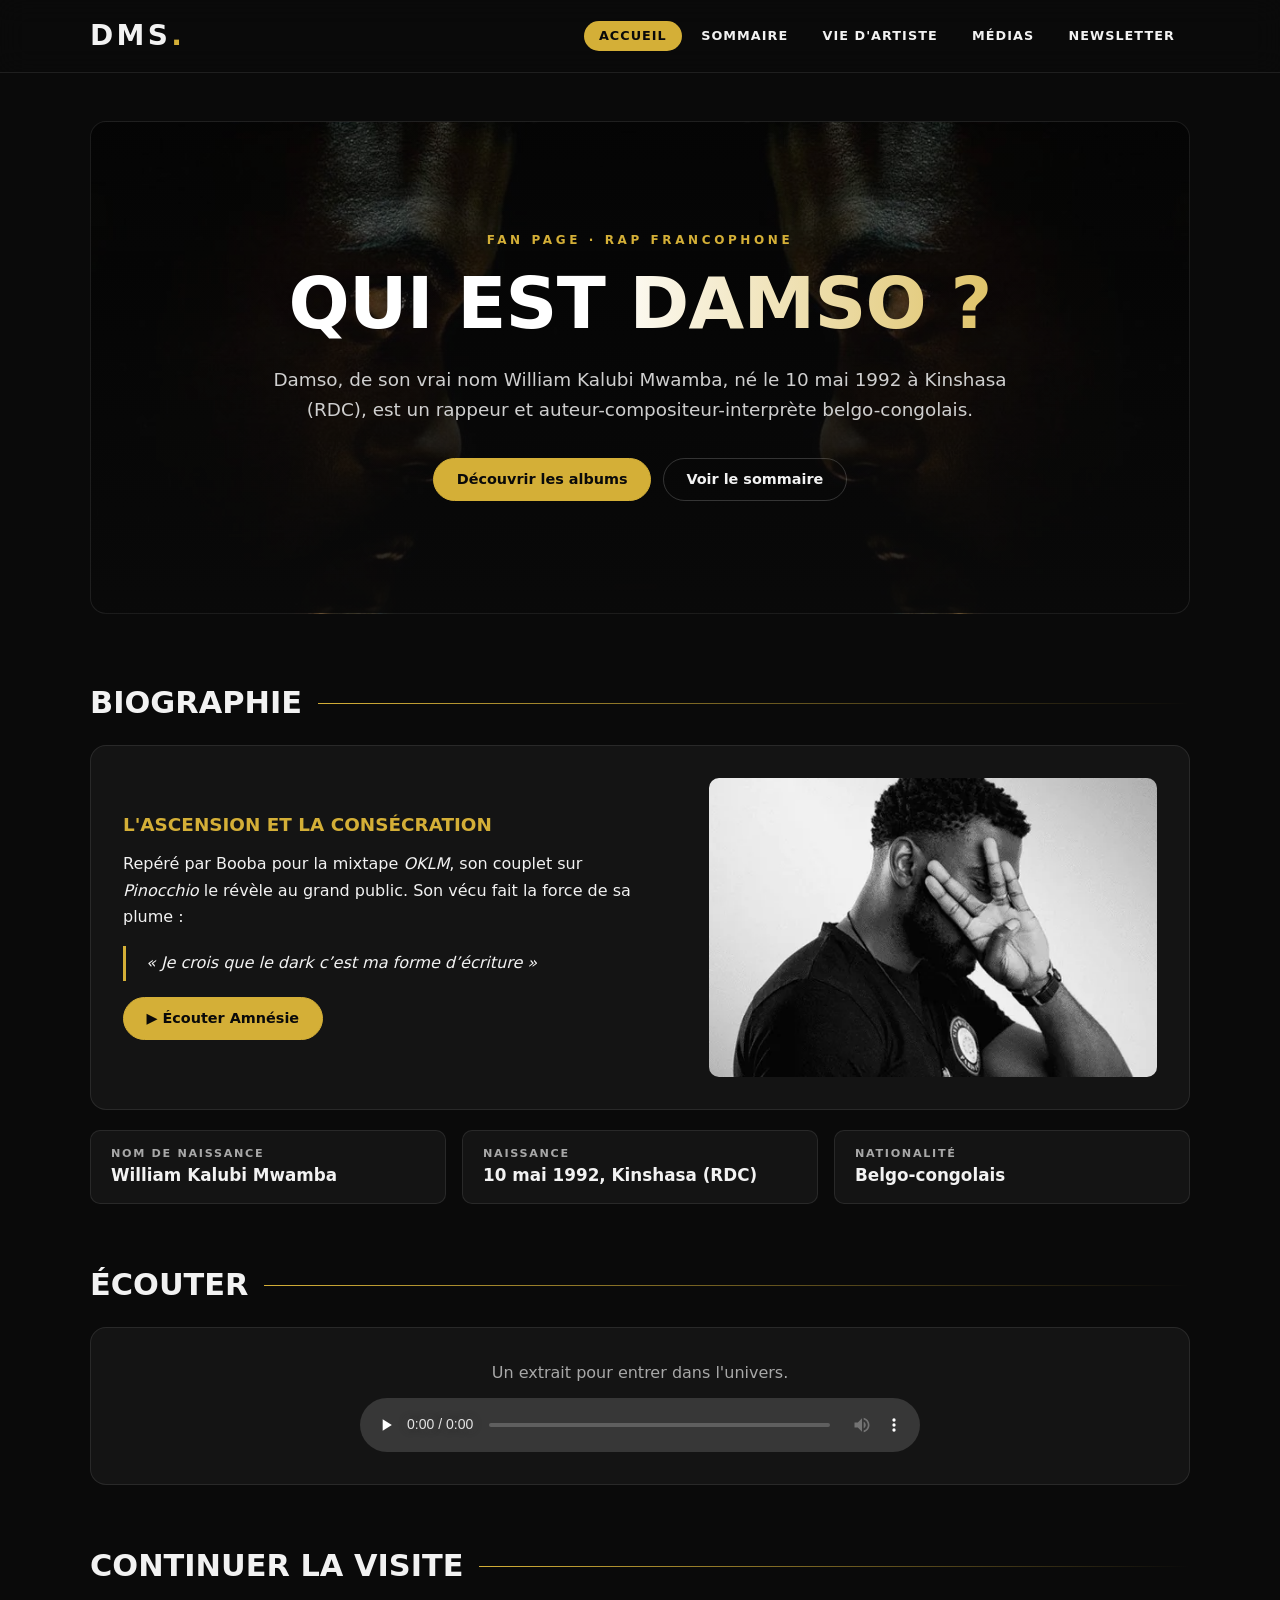
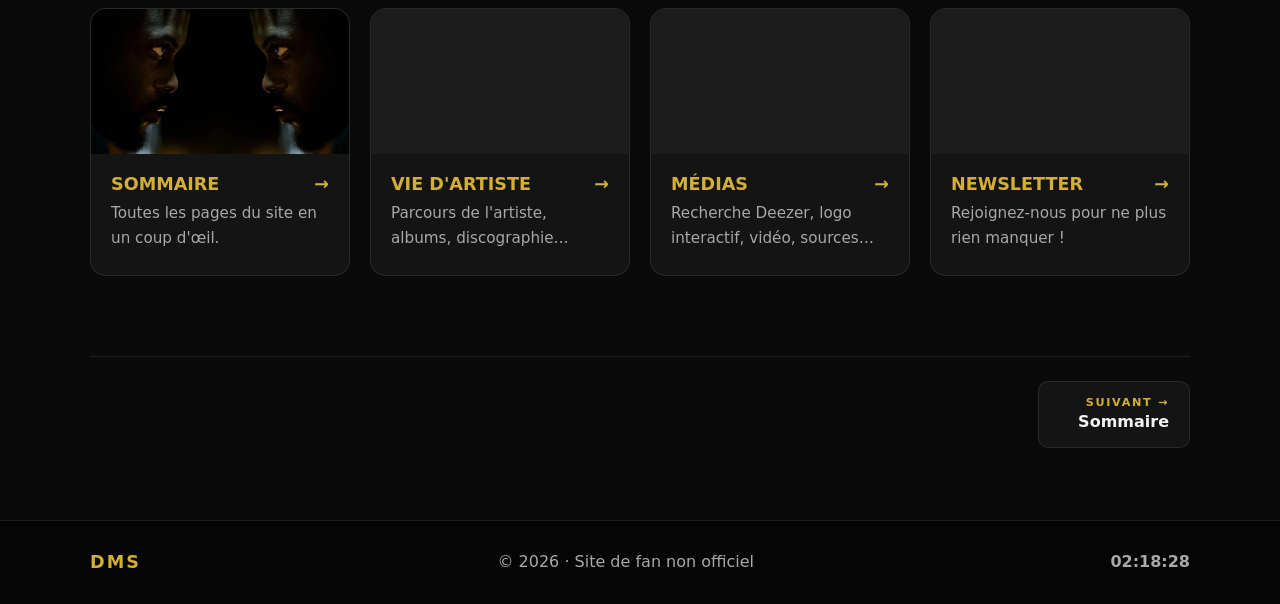
<file: index.html>
<!DOCTYPE html>
<html lang="fr">
<head>
  <meta charset="UTF-8">
  <meta http-equiv="refresh" content="0; url=html/index.html">
  <title>Damso</title>
</head>
<body>
  <a href="html/index.html">Accéder au site</a>
</body>
</html>
</file>
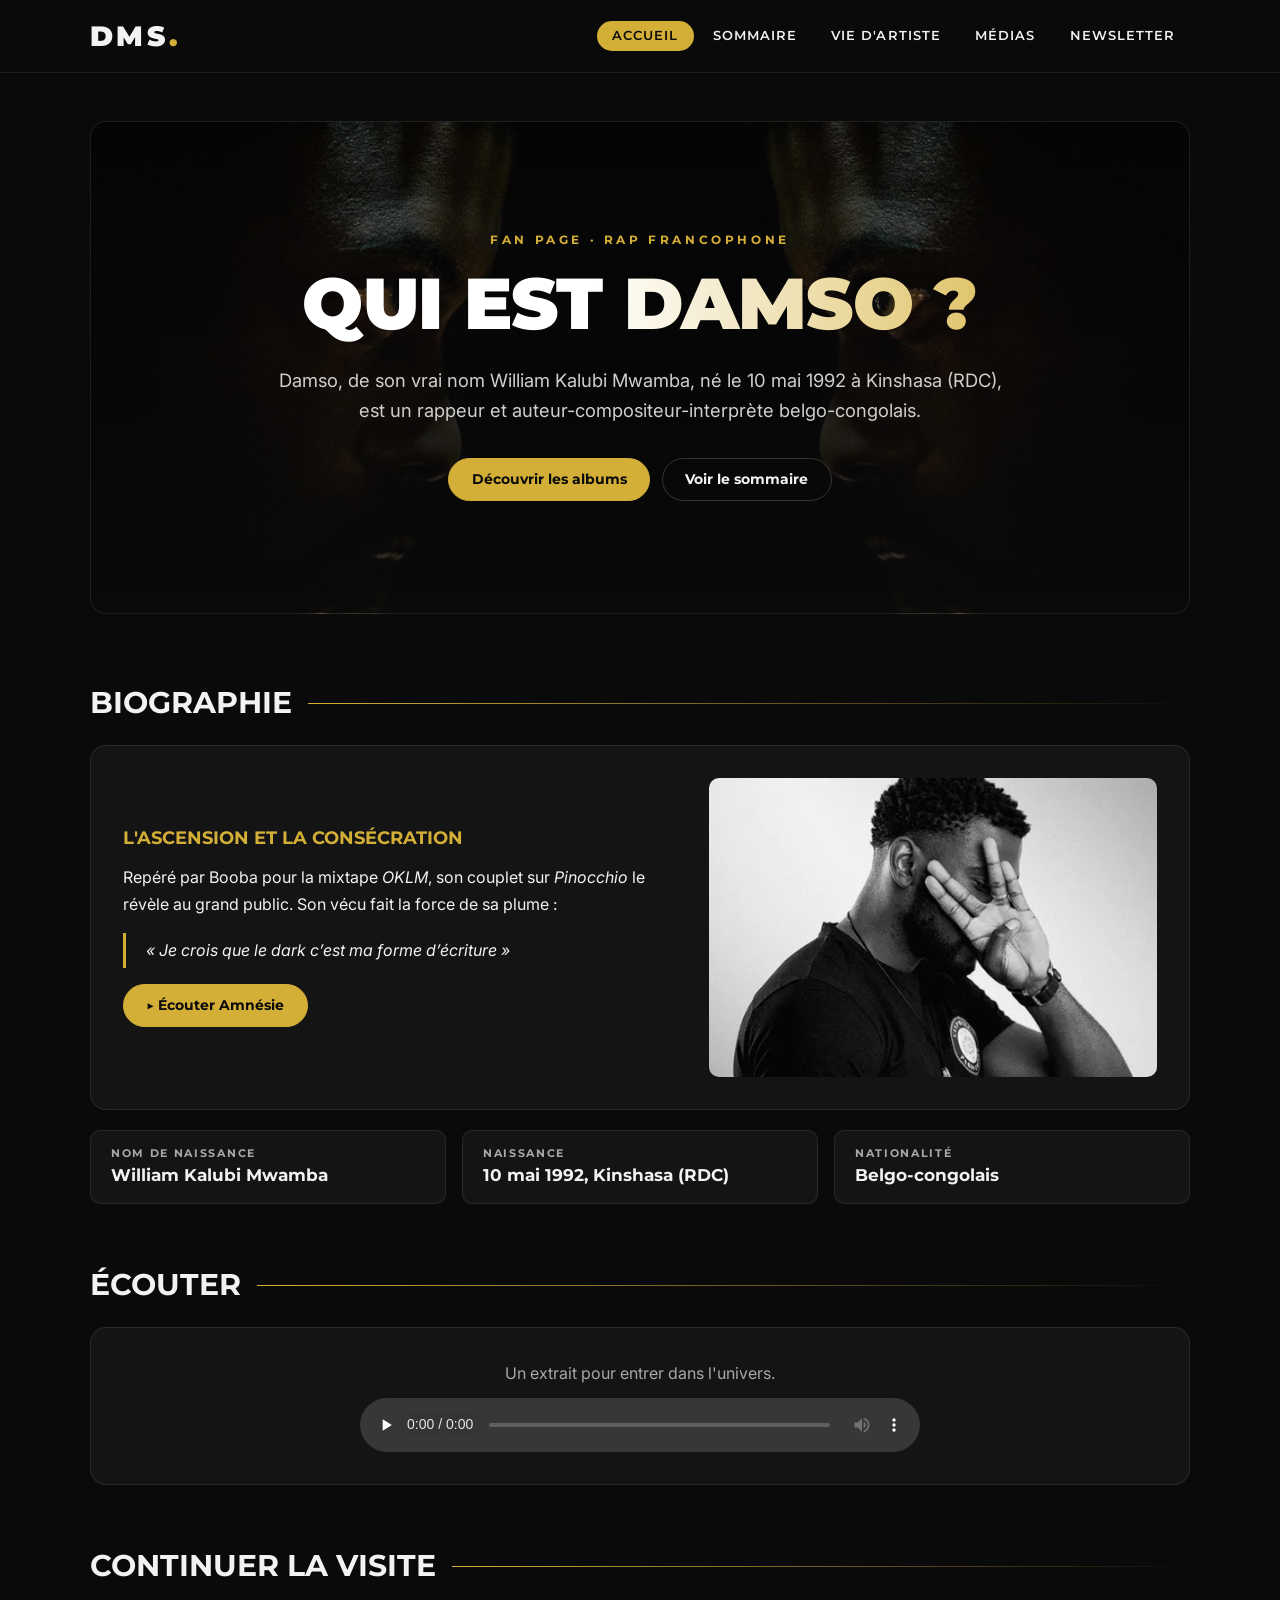
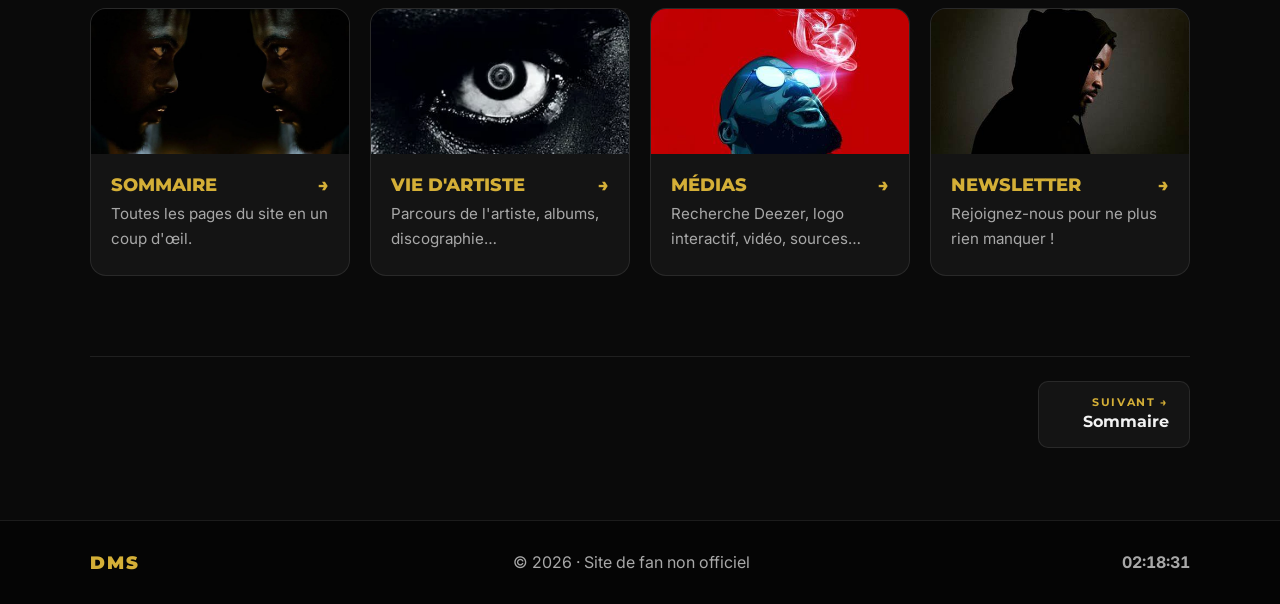
<file: html/index.html>
<!DOCTYPE html>
<html lang="fr">
<head>
  <meta charset="UTF-8">
  <meta name="viewport" content="width=device-width, initial-scale=1">
  <meta name="author" content="Abdourahmane Benamine">
  <meta name="description" content="Site de fan dédié à Damso : biographie, albums, médias et newsletter.">
  <meta name="theme-color" content="#0a0a0a">
  <title>Damso | Accueil</title>
  <link rel="icon" href="data:image/svg+xml,%3Csvg xmlns='http://www.w3.org/2000/svg' viewBox='0 0 64 64'%3E%3Crect width='64' height='64' rx='14' fill='%230a0a0a'/%3E%3Ctext x='32' y='41' font-family='Arial Black,Arial,sans-serif' font-size='24' font-weight='900' text-anchor='middle' fill='%23d4af37'%3EDMS%3C/text%3E%3C/svg%3E">
  <link rel="preconnect" href="https://fonts.googleapis.com">
  <link rel="preconnect" href="https://fonts.gstatic.com" crossorigin>
  <link rel="stylesheet" href="https://fonts.googleapis.com/css2?family=Inter:wght@400;600&family=Montserrat:wght@600;700;800;900&display=swap">
  <link rel="stylesheet" href="../css/feuilledestyle.css">
  <script src="../js/layout.js" defer></script>
</head>
<body data-page="index.html">
  <a class="skip-link" href="#main">Aller au contenu</a>
  <header class="site-header" data-site-header></header>

  <main id="main" class="container">
    <section class="hero">
      <p class="eyebrow">Fan page · Rap francophone</p>
      <h1 class="hero__title">Qui est Damso ?</h1>
      <p class="lead">Damso, de son vrai nom William Kalubi Mwamba, né le 10 mai 1992 à Kinshasa (RDC), est un rappeur et auteur-compositeur-interprète belgo-congolais.</p>
      <div class="hero__actions">
        <a class="btn" href="page2.html">Découvrir les albums</a>
        <a class="btn btn--ghost" href="page1.html">Voir le sommaire</a>
      </div>
    </section>

    <section class="section" aria-labelledby="bio-title">
      <h2 class="section__title" id="bio-title">Biographie</h2>
      <article class="card split">
        <div class="prose">
          <h3>L'ascension et la consécration</h3>
          <p>Repéré par Booba pour la mixtape <em>OKLM</em>, son couplet sur <em>Pinocchio</em> le révèle au grand public. Son vécu fait la force de sa plume :</p>
          <blockquote>
            <p>« Je crois que le dark c’est ma forme d’écriture »</p>
          </blockquote>
          <p>
            <a class="btn" href="https://www.youtube.com/watch?v=8vipC8u0V0k" target="_blank" rel="noopener noreferrer">▶ Écouter Amnésie</a>
          </p>
        </div>
        <div class="split__media">
          <img src="../image/Damso.webp" alt="Portrait en noir et blanc de Damso, la main devant le visage" width="500" height="333" decoding="async">
        </div>
      </article>

      <dl class="facts">
        <div class="fact"><dt>Nom de naissance</dt><dd>William Kalubi Mwamba</dd></div>
        <div class="fact"><dt>Naissance</dt><dd>10 mai 1992, Kinshasa (RDC)</dd></div>
        <div class="fact"><dt>Nationalité</dt><dd>Belgo-congolais</dd></div>
      </dl>
    </section>

    <section class="section" aria-labelledby="audio-title">
      <h2 class="section__title" id="audio-title">Écouter</h2>
      <div class="card audio-card">
        <p class="muted">Un extrait pour entrer dans l'univers.</p>
        <audio controls preload="none" src="../image/Damso.mp3">
          Votre navigateur ne gère pas la lecture audio.
        </audio>
      </div>
    </section>

    <section class="section" aria-labelledby="visit-title">
      <h2 class="section__title" id="visit-title">Continuer la visite</h2>
      <ul class="nav-cards" data-sommaire></ul>
    </section>

    <nav class="pager" data-pager></nav>
  </main>

  <footer class="site-footer" data-site-footer></footer>
</body>
</html>
</file>
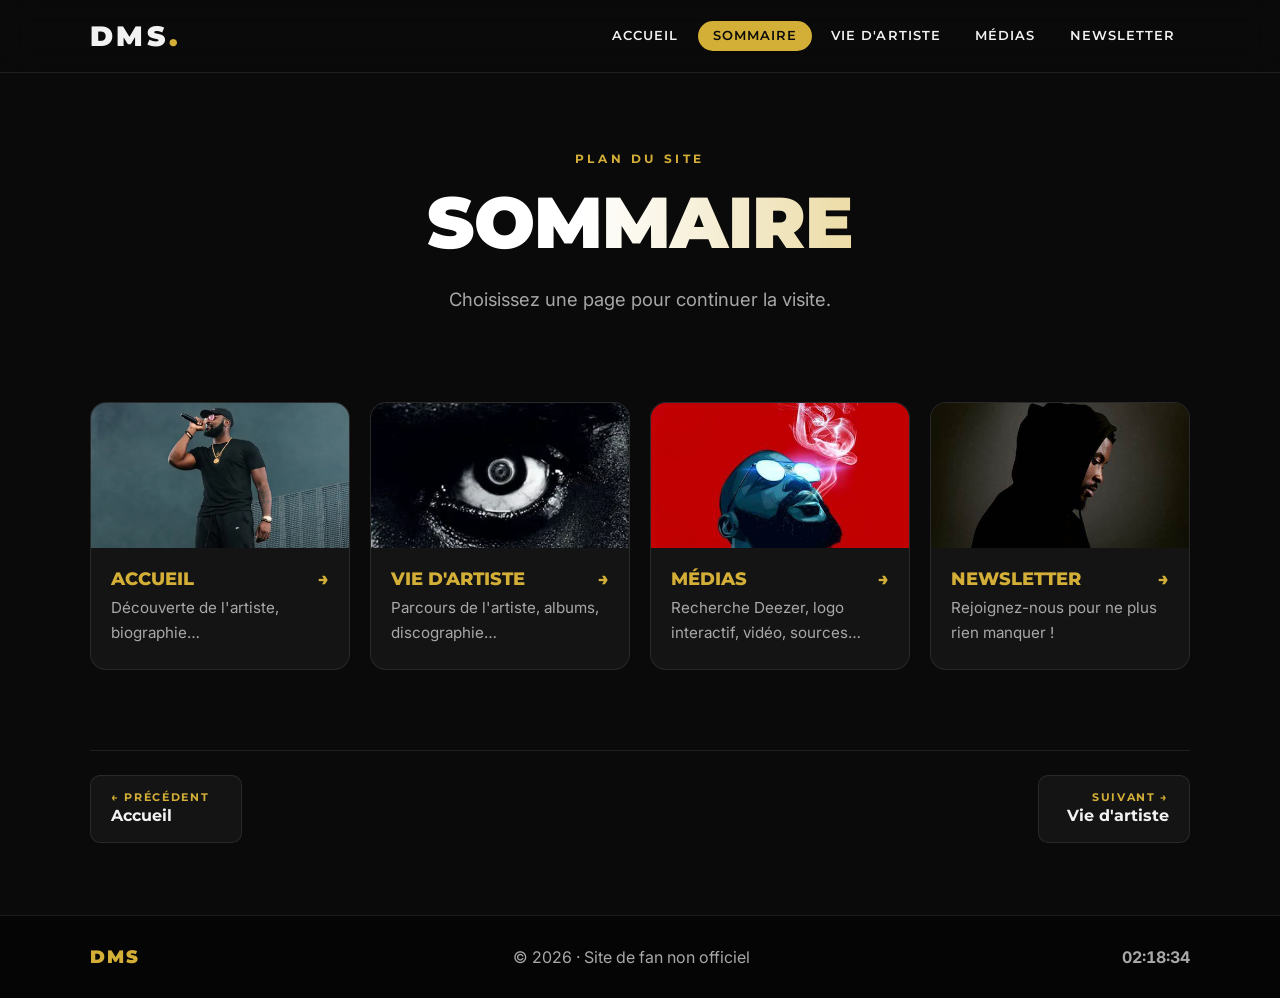
<file: html/page1.html>
<!DOCTYPE html>
<html lang="fr">
<head>
  <meta charset="UTF-8">
  <meta name="viewport" content="width=device-width, initial-scale=1">
  <meta name="author" content="Abdourahmane Benamine">
  <meta name="description" content="Sommaire du site de fan Damso : accès rapide à toutes les pages.">
  <meta name="theme-color" content="#0a0a0a">
  <title>Damso | Sommaire</title>
  <link rel="icon" href="data:image/svg+xml,%3Csvg xmlns='http://www.w3.org/2000/svg' viewBox='0 0 64 64'%3E%3Crect width='64' height='64' rx='14' fill='%230a0a0a'/%3E%3Ctext x='32' y='41' font-family='Arial Black,Arial,sans-serif' font-size='24' font-weight='900' text-anchor='middle' fill='%23d4af37'%3EDMS%3C/text%3E%3C/svg%3E">
  <link rel="preconnect" href="https://fonts.googleapis.com">
  <link rel="preconnect" href="https://fonts.gstatic.com" crossorigin>
  <link rel="stylesheet" href="https://fonts.googleapis.com/css2?family=Inter:wght@400;600&family=Montserrat:wght@600;700;800;900&display=swap">
  <link rel="stylesheet" href="../css/feuilledestyle.css">
  <script src="../js/layout.js" defer></script>
</head>
<body data-page="page1.html">
  <a class="skip-link" href="#main">Aller au contenu</a>
  <header class="site-header" data-site-header></header>

  <main id="main" class="container">
    <header class="page-head">
      <p class="eyebrow">Plan du site</p>
      <h1>Sommaire</h1>
      <p class="lead">Choisissez une page pour continuer la visite.</p>
    </header>

    <ul class="nav-cards" data-sommaire></ul>

    <nav class="pager" data-pager></nav>
  </main>

  <footer class="site-footer" data-site-footer></footer>
</body>
</html>
</file>
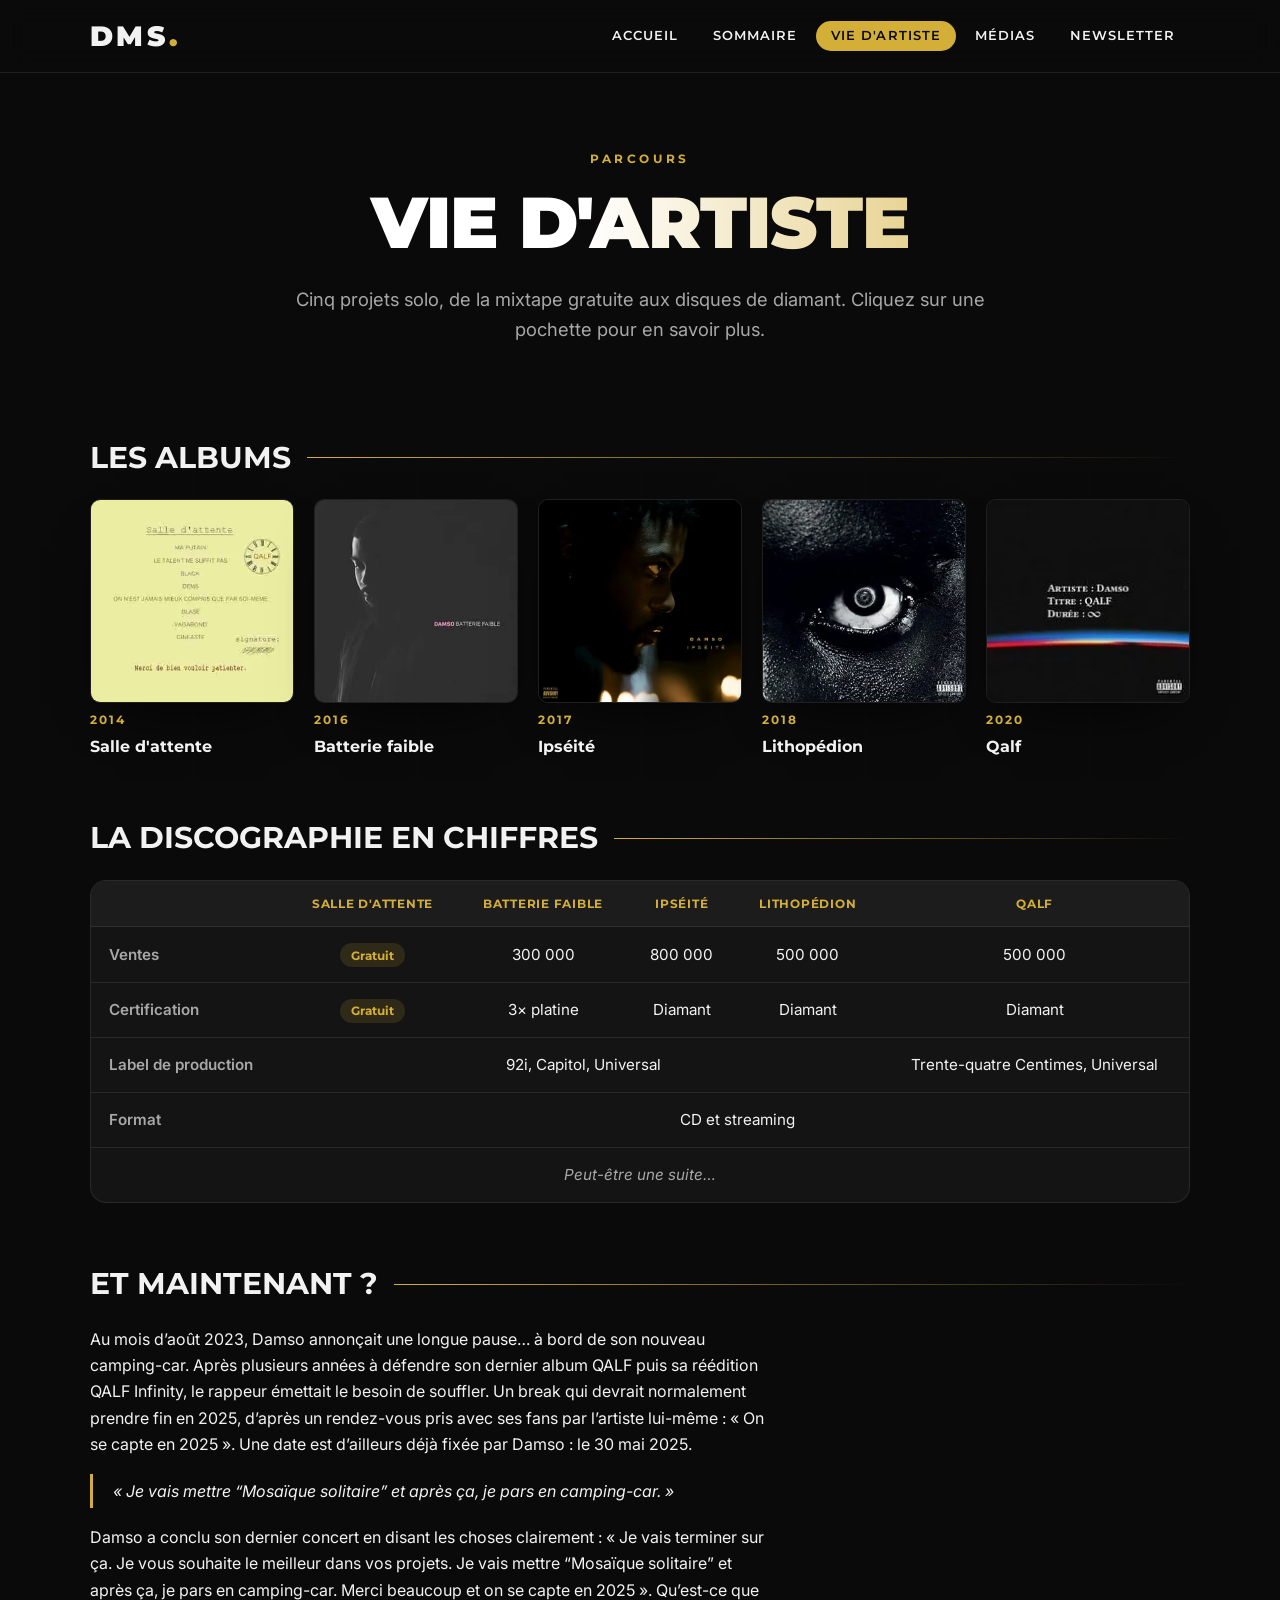
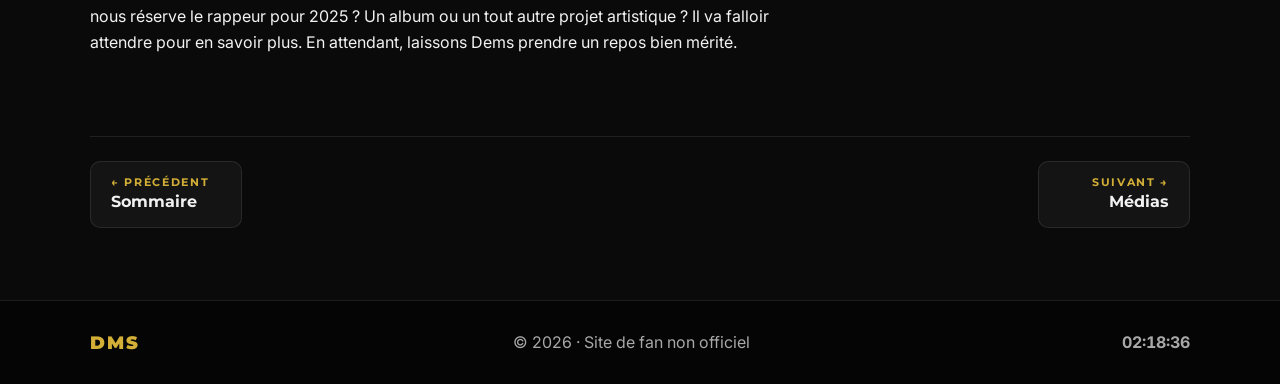
<file: html/page2.html>
<!DOCTYPE html>
<html lang="fr">
<head>
  <meta charset="UTF-8">
  <meta name="viewport" content="width=device-width, initial-scale=1">
  <meta name="author" content="Abdourahmane Benamine">
  <meta name="description" content="Le parcours de Damso : ses cinq projets, de Salle d'attente à Qalf, et sa discographie en chiffres.">
  <meta name="theme-color" content="#0a0a0a">
  <title>Damso | Vie d'artiste</title>
  <link rel="icon" href="data:image/svg+xml,%3Csvg xmlns='http://www.w3.org/2000/svg' viewBox='0 0 64 64'%3E%3Crect width='64' height='64' rx='14' fill='%230a0a0a'/%3E%3Ctext x='32' y='41' font-family='Arial Black,Arial,sans-serif' font-size='24' font-weight='900' text-anchor='middle' fill='%23d4af37'%3EDMS%3C/text%3E%3C/svg%3E">
  <link rel="preconnect" href="https://fonts.googleapis.com">
  <link rel="preconnect" href="https://fonts.gstatic.com" crossorigin>
  <link rel="stylesheet" href="https://fonts.googleapis.com/css2?family=Inter:wght@400;600&family=Montserrat:wght@600;700;800;900&display=swap">
  <link rel="stylesheet" href="../css/feuilledestyle.css">
  <script src="../js/layout.js" defer></script>
  <script src="../js/albums.js" defer></script>
</head>
<body data-page="page2.html">
  <a class="skip-link" href="#main">Aller au contenu</a>
  <header class="site-header" data-site-header></header>

  <main id="main" class="container">
    <header class="page-head">
      <p class="eyebrow">Parcours</p>
      <h1>Vie d'artiste</h1>
      <p class="lead">Cinq projets solo, de la mixtape gratuite aux disques de diamant. Cliquez sur une pochette pour en savoir plus.</p>
    </header>

    <section class="section" aria-labelledby="albums-title">
      <h2 class="section__title" id="albums-title">Les albums</h2>
      <ul class="album-grid">
        <li>
          <button class="album-card" type="button" data-open="salle" aria-haspopup="dialog">
            <span class="album-card__cover"><img src="../image/salle_d'attente.webp" alt="Pochette de Salle d'attente" width="360" height="360" loading="lazy" decoding="async"></span>
            <span class="album-card__year">2014</span>
            <span class="album-card__title">Salle d'attente</span>
          </button>
        </li>
        <li>
          <button class="album-card" type="button" data-open="batterie" aria-haspopup="dialog">
            <span class="album-card__cover"><img src="../image/batterie_faible.webp" alt="Pochette de Batterie faible" width="300" height="300" loading="lazy" decoding="async"></span>
            <span class="album-card__year">2016</span>
            <span class="album-card__title">Batterie faible</span>
          </button>
        </li>
        <li>
          <button class="album-card" type="button" data-open="ipseite" aria-haspopup="dialog">
            <span class="album-card__cover"><img src="../image/ipseite.webp" alt="Pochette d'Ipséité" width="500" height="500" loading="lazy" decoding="async"></span>
            <span class="album-card__year">2017</span>
            <span class="album-card__title">Ipséité</span>
          </button>
        </li>
        <li>
          <button class="album-card" type="button" data-open="lithopedion" aria-haspopup="dialog">
            <span class="album-card__cover"><img src="../image/lithopedion.webp" alt="Pochette de Lithopédion" width="300" height="300" loading="lazy" decoding="async"></span>
            <span class="album-card__year">2018</span>
            <span class="album-card__title">Lithopédion</span>
          </button>
        </li>
        <li>
          <button class="album-card" type="button" data-open="qalf" aria-haspopup="dialog">
            <span class="album-card__cover"><img src="../image/qalf.webp" alt="Pochette de Qalf" width="200" height="200" loading="lazy" decoding="async"></span>
            <span class="album-card__year">2020</span>
            <span class="album-card__title">Qalf</span>
          </button>
        </li>
      </ul>
    </section>

    <!-- Fenêtres d'albums : <dialog> natif (Échap, focus et fond inerte gérés par le navigateur) -->
    <dialog class="album-dialog" id="salle" aria-labelledby="salle-title">
      <header class="album-dialog__head">
        <h2 id="salle-title">Salle d'attente</h2>
        <form method="dialog"><button class="album-dialog__close" aria-label="Fermer">×</button></form>
      </header>
      <div class="album-dialog__body">
        <img class="album-dialog__cover" src="../image/salle_d'attente.webp" alt="Pochette de Salle d'attente" width="360" height="360">
        <div class="album-dialog__text">
          <p class="album-dialog__date">2014 : Salle d'attente</p>
          <p>Premier projet solo du rappeur bruxellois Damso, comportant 8 titres gratuits, téléchargeable et écoutable.</p>
        </div>
      </div>
    </dialog>

    <dialog class="album-dialog" id="batterie" aria-labelledby="batterie-title">
      <header class="album-dialog__head">
        <h2 id="batterie-title">Batterie faible</h2>
        <form method="dialog"><button class="album-dialog__close" aria-label="Fermer">×</button></form>
      </header>
      <div class="album-dialog__body">
        <img class="album-dialog__cover" src="../image/batterie_faible.webp" alt="Pochette de Batterie faible" width="300" height="300">
        <div class="album-dialog__text">
          <p class="album-dialog__date">8 juillet 2016 : Batterie faible</p>
          <p>Batterie faible est le premier album studio du rappeur belge Damso, sorti le 8 juillet 2016 sous le label Capitol Music France. Ce premier projet de 12 pistes et 2 bonus lui permet de se faire connaître du public rap et de se faire un nom.</p>
        </div>
      </div>
    </dialog>

    <dialog class="album-dialog" id="ipseite" aria-labelledby="ipseite-title">
      <header class="album-dialog__head">
        <h2 id="ipseite-title">Ipséité</h2>
        <form method="dialog"><button class="album-dialog__close" aria-label="Fermer">×</button></form>
      </header>
      <div class="album-dialog__body">
        <img class="album-dialog__cover" src="../image/ipseite.webp" alt="Pochette d'Ipséité" width="500" height="500">
        <div class="album-dialog__text">
          <p class="album-dialog__date">28 avril 2017 : Ipséité</p>
          <p>Ipséité est le deuxième album studio du rappeur belge Damso, sorti le 28 avril 2017 sous les labels 92i, Capitol et Universal.</p>
          <p>Sorti un an après son premier album Batterie faible qui lui a permis de se faire un nom sur la scène du rap, Ipséité connaît un succès beaucoup plus important en France et en Belgique, permettant à Damso de devenir l'un des rappeurs francophones les plus prometteurs de sa génération.</p>
        </div>
      </div>
    </dialog>

    <dialog class="album-dialog" id="lithopedion" aria-labelledby="lithopedion-title">
      <header class="album-dialog__head">
        <h2 id="lithopedion-title">Lithopédion</h2>
        <form method="dialog"><button class="album-dialog__close" aria-label="Fermer">×</button></form>
      </header>
      <div class="album-dialog__body">
        <img class="album-dialog__cover" src="../image/lithopedion.webp" alt="Pochette de Lithopédion" width="300" height="300">
        <div class="album-dialog__text">
          <p class="album-dialog__date">15 juin 2018 : Lithopédion</p>
          <p>Lithopédion est le troisième album studio du rappeur belge Damso, sorti le 15 juin 2018 sous les labels 92i, Capitol, Universal.</p>
          <p>Damso explique au journal Libération avoir choisi ce titre pour son album car « Lithopédion, c’est un mort dans un corps en vie, un fœtus qui atteint la maturité mais qui est mort, qui s’est calcifié avec le temps dans le corps d’une mère et qui n’a jamais été extrait. Pour pouvoir l’extraire, il faut mourir. J’aime cette métaphore parce qu’est actuel pour moi : je me sens mort dans un corps en vie. J’ai l’impression de ne plus vivre les choses comme tout le monde. Je m’endurcis au fond de moi comme un lithopédion »</p>
        </div>
      </div>
    </dialog>

    <dialog class="album-dialog" id="qalf" aria-labelledby="qalf-title">
      <header class="album-dialog__head">
        <h2 id="qalf-title">Qalf</h2>
        <form method="dialog"><button class="album-dialog__close" aria-label="Fermer">×</button></form>
      </header>
      <div class="album-dialog__body">
        <img class="album-dialog__cover" src="../image/qalf.webp" alt="Pochette de Qalf" width="200" height="200">
        <div class="album-dialog__text">
          <p class="album-dialog__date">18 septembre 2020 : Qalf<br>29 avril 2021 : réédition « Infinity »<br>28 octobre 2023 : réédition « LIVE »</p>
          <p>QALF est le quatrième album studio du rappeur belge Damso, sorti le 18 septembre 2020, réédité le 29 avril 2021 sous le nom QALF Infinity et le 28 octobre 2023 en QALF LIVE, sous le label Trente-quatre Centimes, label indépendant du rappeur.</p>
          <p>L'album, anciennement une mixtape, est pour la première fois annoncé dans l'intro du morceau Une âme pour deux, lorsque le personnage joué par Damso tombe dans le coma : « Je vous garde encore une petite semaine afin d'effectuer quelques analyses en plus. Je vous ai prescrit en attendant la mixtape QALF de Damso et Jackpot du groupe OPG. » Ces paroles se retrouvent dans l'introduction de son album Lithopédion.</p>
          <h3>Qalf Infinity</h3>
          <p>2023 : Beyah en attente</p>
          <p>Après avoir obtenu un disque de diamant pour QALF fin août 2023, le rappeur dévoile le 18 septembre via son store, une dernière réédition de son projet, proposant alors 5 nouveaux morceaux déjà édités précédemment, mais sous une version live : YOUVOI, P. DOSE, COEUR EN MIETTES, DEUX TOILES DE MER et T. CHIALER. À quelques heures de la sortie de la seconde réédition, le 27 octobre 2023, l'entièreté de QALF infinity disparaît des plateformes, laissant planer un doute sur l'avenir du projet concernant sa version digitale.</p>
          <p>Le 6 novembre 2023, l’album est remis sur les plateformes avec une nouvelle couverture où on peut lire « Bēyāh 2025. Merci de bien vouloir patienter ».</p>
          <img class="album-dialog__extra" src="../image/beyah.jpg" alt="Couverture « Bēyāh 2025. Merci de bien vouloir patienter »" width="408" height="430" loading="lazy">
        </div>
      </div>
    </dialog>

    <section class="section" aria-labelledby="chiffres-title">
      <h2 class="section__title" id="chiffres-title">La discographie en chiffres</h2>
      <div class="table-wrap" tabindex="0" role="region" aria-labelledby="chiffres-title">
        <table class="data-table">
          <thead>
            <tr>
              <td></td>
              <th scope="col">Salle d'attente</th>
              <th scope="col">Batterie faible</th>
              <th scope="col">Ipséité</th>
              <th scope="col">Lithopédion</th>
              <th scope="col">Qalf</th>
            </tr>
          </thead>
          <tbody>
            <tr>
              <th scope="row">Ventes</th>
              <td><span class="badge">Gratuit</span></td>
              <td>300 000</td>
              <td>800 000</td>
              <td>500 000</td>
              <td>500 000</td>
            </tr>
            <tr>
              <th scope="row">Certification</th>
              <td><span class="badge">Gratuit</span></td>
              <td>3× platine</td>
              <td>Diamant</td>
              <td>Diamant</td>
              <td>Diamant</td>
            </tr>
            <tr>
              <th scope="row">Label de production</th>
              <td colspan="4">92i, Capitol, Universal</td>
              <td>Trente-quatre Centimes, Universal</td>
            </tr>
            <tr>
              <th scope="row">Format</th>
              <td colspan="5">CD et streaming</td>
            </tr>
          </tbody>
          <tfoot>
            <tr>
              <td colspan="6">Peut-être une suite…</td>
            </tr>
          </tfoot>
        </table>
      </div>
    </section>

    <section class="section" aria-labelledby="maintenant-title">
      <h2 class="section__title" id="maintenant-title">Et maintenant ?</h2>
      <div class="prose">
        <p>Au mois d’août 2023, Damso annonçait une longue pause… à bord de son nouveau camping-car. Après plusieurs années à défendre son dernier album QALF puis sa réédition QALF Infinity, le rappeur émettait le besoin de souffler. Un break qui devrait normalement prendre fin en 2025, d’après un rendez-vous pris avec ses fans par l’artiste lui-même : « On se capte en 2025 ». Une date est d’ailleurs déjà fixée par Damso : le 30 mai 2025.</p>
        <blockquote>
          <p>« Je vais mettre “Mosaïque solitaire” et après ça, je pars en camping-car. »</p>
        </blockquote>
        <p>Damso a conclu son dernier concert en disant les choses clairement : « Je vais terminer sur ça. Je vous souhaite le meilleur dans vos projets. Je vais mettre “Mosaïque solitaire” et après ça, je pars en camping-car. Merci beaucoup et on se capte en 2025 ». Qu’est-ce que nous réserve le rappeur pour 2025 ? Un album ou un tout autre projet artistique ? Il va falloir attendre pour en savoir plus. En attendant, laissons Dems prendre un repos bien mérité.</p>
      </div>
    </section>

    <nav class="pager" data-pager></nav>
  </main>

  <footer class="site-footer" data-site-footer></footer>
</body>
</html>
</file>
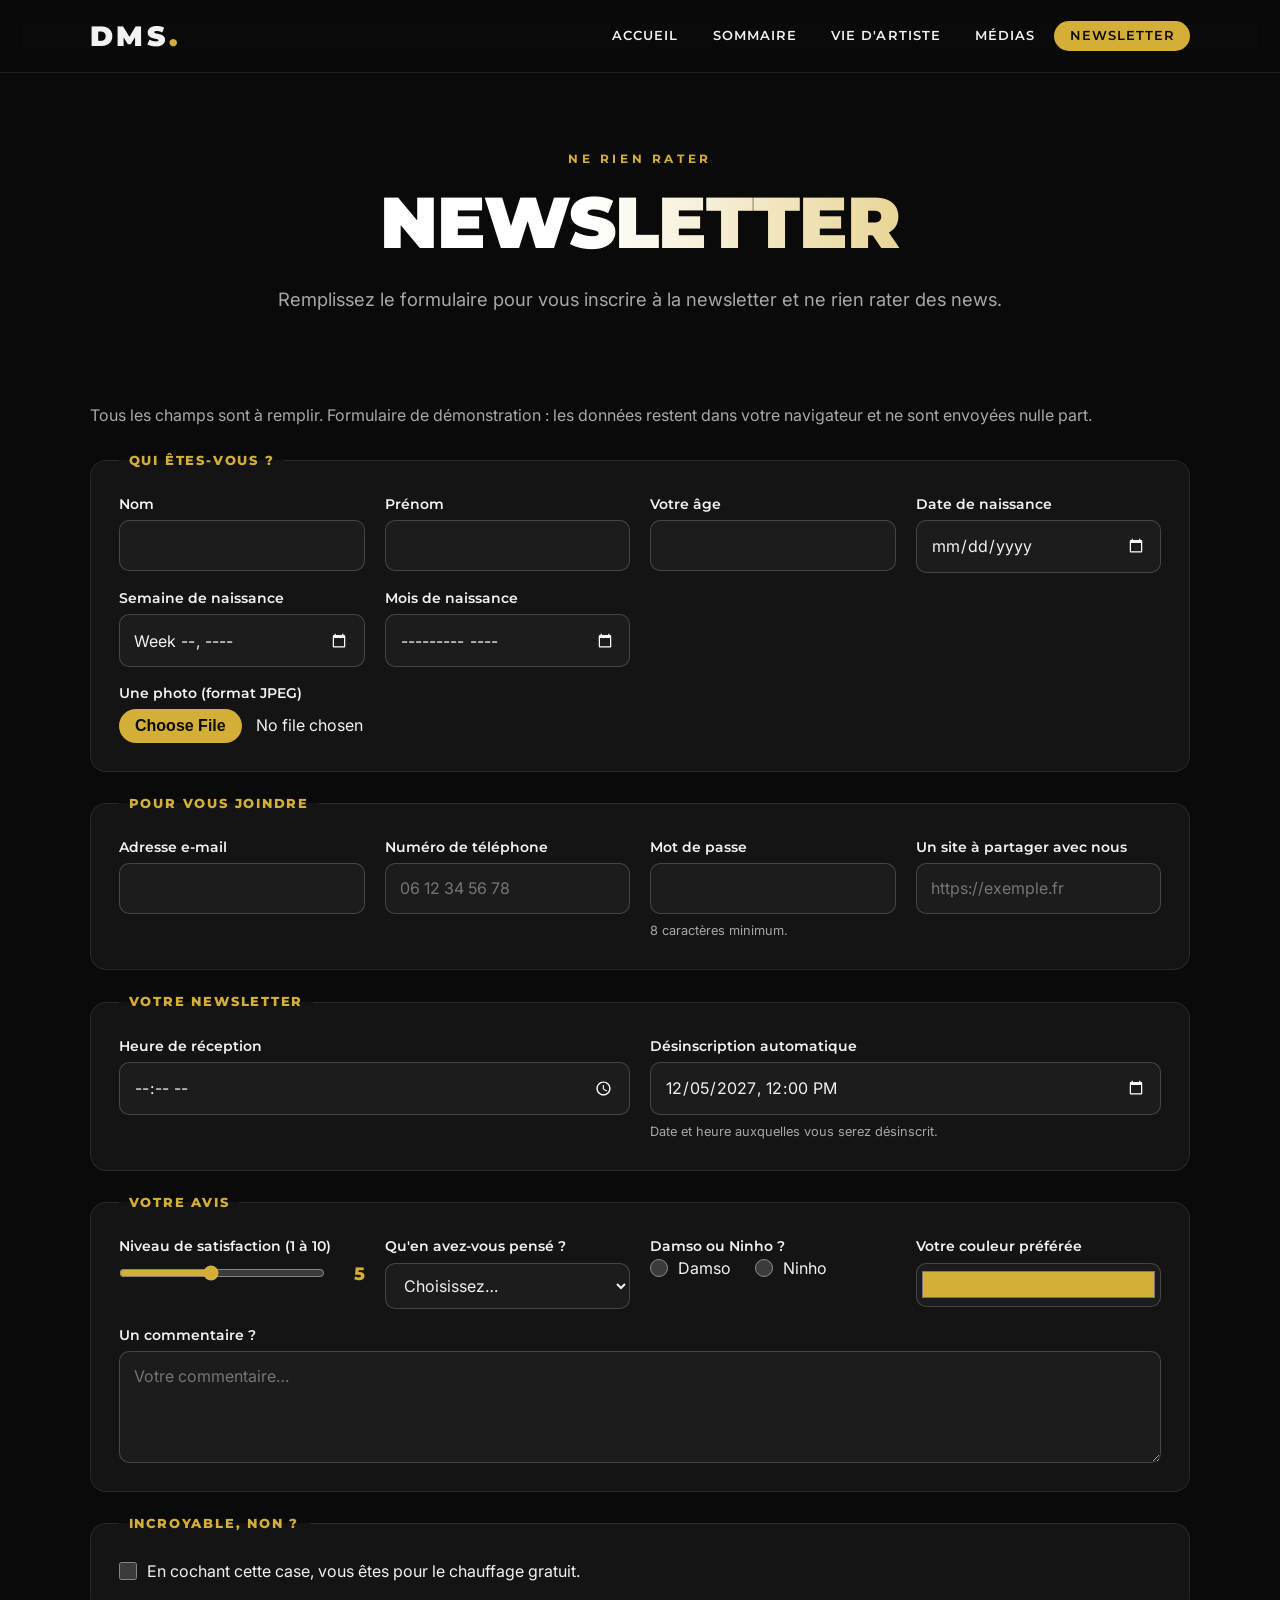
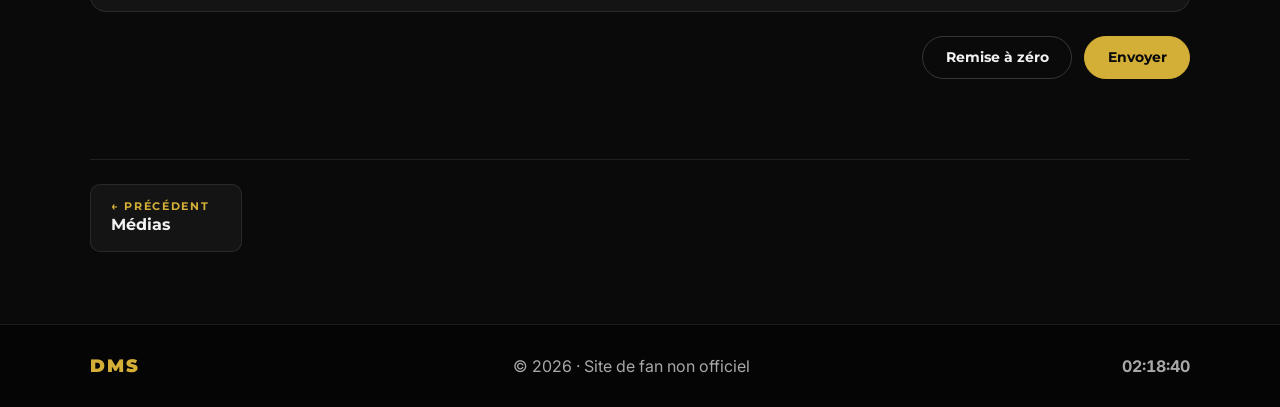
<file: html/page4.html>
<!DOCTYPE html>
<html lang="fr">
<head>
  <meta charset="UTF-8">
  <meta name="viewport" content="width=device-width, initial-scale=1">
  <meta name="author" content="Abdourahmane Benamine">
  <meta name="description" content="Inscrivez-vous à la newsletter du site de fan Damso.">
  <meta name="theme-color" content="#0a0a0a">
  <title>Damso | Newsletter</title>
  <link rel="icon" href="data:image/svg+xml,%3Csvg xmlns='http://www.w3.org/2000/svg' viewBox='0 0 64 64'%3E%3Crect width='64' height='64' rx='14' fill='%230a0a0a'/%3E%3Ctext x='32' y='41' font-family='Arial Black,Arial,sans-serif' font-size='24' font-weight='900' text-anchor='middle' fill='%23d4af37'%3EDMS%3C/text%3E%3C/svg%3E">
  <link rel="preconnect" href="https://fonts.googleapis.com">
  <link rel="preconnect" href="https://fonts.gstatic.com" crossorigin>
  <link rel="stylesheet" href="https://fonts.googleapis.com/css2?family=Inter:wght@400;600&family=Montserrat:wght@600;700;800;900&display=swap">
  <link rel="stylesheet" href="../css/feuilledestyle.css">
  <script src="../js/layout.js" defer></script>
  <script src="../js/newsletter.js" defer></script>
</head>
<body data-page="page4.html">
  <a class="skip-link" href="#main">Aller au contenu</a>
  <header class="site-header" data-site-header></header>

  <main id="main" class="container">
    <header class="page-head">
      <p class="eyebrow">Ne rien rater</p>
      <h1>Newsletter</h1>
      <p class="lead">Remplissez le formulaire pour vous inscrire à la newsletter et ne rien rater des news.</p>
    </header>

    <div class="alert alert--success" id="form-success" role="status" tabindex="-1" hidden></div>

    <form class="form" id="formulaire" autocomplete="on">
      <p class="muted">Tous les champs sont à remplir. Formulaire de démonstration : les données restent dans votre navigateur et ne sont envoyées nulle part.</p>
      <div class="alert alert--error" id="form-summary" role="alert" tabindex="-1" hidden></div>

      <fieldset class="form-section">
        <legend>Qui êtes-vous ?</legend>
        <div class="form-grid">
          <div class="field" data-field>
            <label for="nom">Nom</label>
            <input type="text" id="nom" name="nom" required autocomplete="family-name" pattern="[\p{L}][\p{L}' \-]*" data-msg-pattern="Lettres, espaces, apostrophes et tirets uniquement." aria-describedby="nom-error">
            <p class="field__error" id="nom-error" hidden></p>
          </div>
          <div class="field" data-field>
            <label for="prenom">Prénom</label>
            <input type="text" id="prenom" name="prenom" required autocomplete="given-name" pattern="[\p{L}][\p{L}' \-]*" data-msg-pattern="Lettres, espaces, apostrophes et tirets uniquement." aria-describedby="prenom-error">
            <p class="field__error" id="prenom-error" hidden></p>
          </div>
          <div class="field" data-field>
            <label for="age">Votre âge</label>
            <input type="number" id="age" name="age" required min="0" max="120" inputmode="numeric" data-msg-underflow="L'âge doit être positif." data-msg-overflow="Âge maximum : 120 ans." aria-describedby="age-error">
            <p class="field__error" id="age-error" hidden></p>
          </div>
          <div class="field" data-field>
            <label for="datenaissance">Date de naissance</label>
            <input type="date" id="datenaissance" name="datenaissance" required min="1900-01-01" autocomplete="bday" data-msg-overflow="Cette date est dans le futur." aria-describedby="datenaissance-error">
            <p class="field__error" id="datenaissance-error" hidden></p>
          </div>
          <div class="field" data-field>
            <label for="semainenaissance">Semaine de naissance</label>
            <input type="week" id="semainenaissance" name="semainenaissance" required data-msg-overflow="Cette semaine est dans le futur." aria-describedby="semainenaissance-error">
            <p class="field__error" id="semainenaissance-error" hidden></p>
          </div>
          <div class="field" data-field>
            <label for="moisnaissance">Mois de naissance</label>
            <input type="month" id="moisnaissance" name="moisnaissance" required data-msg-overflow="Ce mois est dans le futur." aria-describedby="moisnaissance-error">
            <p class="field__error" id="moisnaissance-error" hidden></p>
          </div>
          <div class="field field--wide" data-field>
            <label for="photo">Une photo (format JPEG)</label>
            <input type="file" id="photo" name="photo" required accept="image/jpeg" aria-describedby="photo-error">
            <img class="photo-preview" id="photo-preview" alt="Aperçu de la photo choisie" width="72" height="72" hidden>
            <p class="field__error" id="photo-error" hidden></p>
          </div>
        </div>
      </fieldset>

      <fieldset class="form-section">
        <legend>Pour vous joindre</legend>
        <div class="form-grid">
          <div class="field" data-field>
            <label for="email">Adresse e-mail</label>
            <input type="email" id="email" name="email" required autocomplete="email" pattern="[^\s@]+@[^\s@]+\.[^\s@]{2,}" data-msg-pattern="Adresse e-mail invalide (ex. nom@domaine.fr)." aria-describedby="email-error">
            <p class="field__error" id="email-error" hidden></p>
          </div>
          <div class="field" data-field>
            <label for="tel">Numéro de téléphone</label>
            <input type="tel" id="tel" name="tel" required autocomplete="tel" inputmode="tel" placeholder="06 12 34 56 78" pattern="(\+33[ .\-]?|0)[1-9]([ .\-]?[0-9]{2}){4}" data-msg-pattern="Numéro français invalide (ex. 06 12 34 56 78)." aria-describedby="tel-error">
            <p class="field__error" id="tel-error" hidden></p>
          </div>
          <div class="field" data-field>
            <label for="mpd">Mot de passe</label>
            <input type="password" id="mpd" name="mpd" required minlength="8" autocomplete="new-password" aria-describedby="mpd-hint mpd-error">
            <p class="field__hint" id="mpd-hint">8 caractères minimum.</p>
            <p class="field__error" id="mpd-error" hidden></p>
          </div>
          <div class="field" data-field>
            <label for="site">Un site à partager avec nous</label>
            <input type="url" id="site" name="site" required placeholder="https://exemple.fr" pattern="https?://[^\s]+\.[^\s]{2,}" data-msg-pattern="Adresse invalide : commencez par http:// ou https://." aria-describedby="site-error">
            <p class="field__error" id="site-error" hidden></p>
          </div>
        </div>
      </fieldset>

      <fieldset class="form-section">
        <legend>Votre newsletter</legend>
        <div class="form-grid">
          <div class="field" data-field>
            <label for="heure">Heure de réception</label>
            <input type="time" id="heure" name="heure" required aria-describedby="heure-error">
            <p class="field__error" id="heure-error" hidden></p>
          </div>
          <div class="field" data-field>
            <label for="datedesinscription">Désinscription automatique</label>
            <input type="datetime-local" id="datedesinscription" name="datedesinscription" required data-msg-underflow="Choisissez une date dans le futur." aria-describedby="datedesinscription-hint datedesinscription-error">
            <p class="field__hint" id="datedesinscription-hint">Date et heure auxquelles vous serez désinscrit.</p>
            <p class="field__error" id="datedesinscription-error" hidden></p>
          </div>
        </div>
      </fieldset>

      <fieldset class="form-section">
        <legend>Votre avis</legend>
        <div class="form-grid">
          <div class="field" data-field>
            <label for="range">Niveau de satisfaction (1 à 10)</label>
            <div class="range-row">
              <input type="range" id="range" name="range" min="1" max="10" value="5" aria-describedby="range-error">
              <output id="range-out" for="range">5</output>
            </div>
            <p class="field__error" id="range-error" hidden></p>
          </div>
          <div class="field" data-field>
            <label for="mllr">Qu'en avez-vous pensé ?</label>
            <select id="mllr" name="mllr" required aria-describedby="mllr-error">
              <option value="">Choisissez…</option>
              <optgroup label="Avis">
                <option value="a">Site INCROYABLE</option>
                <option value="b">Site bon</option>
                <option value="c">Site boff</option>
              </optgroup>
            </select>
            <p class="field__error" id="mllr-error" hidden></p>
          </div>
          <fieldset class="field" data-field>
            <legend>Damso ou Ninho ?</legend>
            <div class="choice-group">
              <label class="choice"><input type="radio" name="choix" value="damso" required aria-describedby="choix-error"> Damso</label>
              <label class="choice"><input type="radio" name="choix" value="ninho" required aria-describedby="choix-error"> Ninho</label>
            </div>
            <p class="field__error" id="choix-error" hidden></p>
          </fieldset>
          <div class="field" data-field>
            <label for="couleur">Votre couleur préférée</label>
            <input type="color" id="couleur" name="couleur" value="#d4af37">
          </div>
          <div class="field field--wide" data-field>
            <label for="commentaire">Un commentaire ?</label>
            <textarea id="commentaire" name="commentaire" required placeholder="Votre commentaire…" aria-describedby="commentaire-error"></textarea>
            <p class="field__error" id="commentaire-error" hidden></p>
          </div>
        </div>
      </fieldset>

      <fieldset class="form-section">
        <legend>Incroyable, non ?</legend>
        <div class="field" data-field>
          <label class="choice" for="incr">
            <input type="checkbox" id="incr" name="incr" required aria-describedby="incr-error">
            En cochant cette case, vous êtes pour le chauffage gratuit.
          </label>
          <p class="field__error" id="incr-error" hidden></p>
        </div>
      </fieldset>

      <div class="form-actions">
        <button class="btn btn--ghost" type="reset">Remise à zéro</button>
        <button class="btn" type="submit">Envoyer</button>
      </div>
    </form>

    <nav class="pager" data-pager></nav>
  </main>

  <footer class="site-footer" data-site-footer></footer>
</body>
</html>
</file>
<file: css/feuilledestyle.css>
/* ==========================================================================
   DMS — feuille de style unique
   1. Variables   2. Base   3. Layout (header, footer, pager)
   4. Composants  5. Pages (albums, médias, newsletter)
   ========================================================================== */

/* 1. Variables ------------------------------------------------------------ */
:root {
  color-scheme: dark;

  --bg: #0a0a0a;
  --surface: #141414;
  --surface-2: #1c1c1c;
  --text: #f2f2f2;
  --muted: #a8a8a8;
  --accent: #d4af37;
  --accent-strong: #ebc95d;
  --on-accent: #0a0a0a;
  --danger: #ff7b7b;
  --ok: #5ad19a;
  --line: rgb(255 255 255 / 0.09);
  --line-strong: rgb(255 255 255 / 0.18);

  --radius: 16px;
  --radius-sm: 10px;
  --shadow: 0 24px 50px -24px rgb(0 0 0 / 0.9);

  --font-title: "Montserrat", system-ui, sans-serif;
  --font-text: "Inter", system-ui, -apple-system, "Segoe UI", sans-serif;
  --font-mono: ui-monospace, SFMono-Regular, Menlo, Consolas, monospace;

  --header-h: 4.5rem;
  --page-w: 1100px;
  --measure: 68ch;
}

/* 2. Base ----------------------------------------------------------------- */
*,
*::before,
*::after {
  box-sizing: border-box;
}

* {
  margin: 0;
}

html {
  scroll-behavior: smooth;
  scroll-padding-top: calc(var(--header-h) + 1rem);
  -webkit-text-size-adjust: 100%;
}

body {
  min-height: 100dvh;
  display: flex;
  flex-direction: column;
  background: var(--bg);
  color: var(--text);
  font: 400 1rem/1.65 var(--font-text);
  -webkit-font-smoothing: antialiased;
}

img,
video,
canvas,
svg {
  display: block;
  max-width: 100%;
}

img,
video {
  height: auto;
}

button,
input,
select,
textarea {
  font: inherit;
  color: inherit;
}

h1,
h2,
h3 {
  font-family: var(--font-title);
  line-height: 1.15;
  text-wrap: balance;
}

p {
  text-wrap: pretty;
}

a {
  color: var(--accent);
  text-underline-offset: 0.2em;
}

:focus-visible {
  outline: 2px solid var(--accent);
  outline-offset: 3px;
  border-radius: 4px;
}

::selection {
  background: var(--accent);
  color: var(--on-accent);
}

[hidden] {
  display: none !important;
}

html:has(dialog[open]) {
  overflow: hidden;
}

@media (prefers-reduced-motion: reduce) {
  *,
  *::before,
  *::after {
    animation: none !important;
    transition: none !important;
    scroll-behavior: auto !important;
  }
}

.visually-hidden {
  position: absolute;
  width: 1px;
  height: 1px;
  overflow: hidden;
  clip-path: inset(50%);
  white-space: nowrap;
}

.muted {
  color: var(--muted);
}

/* 3. Layout --------------------------------------------------------------- */
.container {
  width: min(100% - 2.5rem, var(--page-w));
  margin-inline: auto;
}

main {
  flex: 1;
  padding-block: clamp(1.5rem, 4vw, 3rem) clamp(2.5rem, 6vw, 4.5rem);
}

.skip-link {
  position: absolute;
  left: 1rem;
  top: -4rem;
  z-index: 2000;
  padding: 0.6rem 1rem;
  border-radius: var(--radius-sm);
  background: var(--accent);
  color: var(--on-accent);
  font-weight: 700;
  transition: top 0.2s;
}

.skip-link:focus {
  top: 1rem;
}

/* En-tête */
.site-header {
  position: sticky;
  top: 0;
  z-index: 100;
  background: rgb(10 10 10 / 0.8);
  backdrop-filter: blur(14px) saturate(140%);
  border-bottom: 1px solid var(--line);
}

.site-header__inner {
  width: min(100% - 2.5rem, var(--page-w));
  min-height: var(--header-h);
  margin-inline: auto;
  display: flex;
  align-items: center;
  justify-content: space-between;
  gap: 1rem;
}

.brand {
  font: 900 1.75rem/1 var(--font-title);
  letter-spacing: 0.12em;
  color: var(--text);
  text-decoration: none;
}

.brand__dot {
  color: var(--accent);
}

.site-nav ul {
  list-style: none;
  padding: 0;
  display: flex;
  gap: 0.25rem;
}

.site-nav a {
  display: block;
  padding: 0.55rem 0.95rem;
  border-radius: 999px;
  color: var(--text);
  text-decoration: none;
  font: 600 0.8rem/1 var(--font-title);
  letter-spacing: 0.08em;
  text-transform: uppercase;
  transition: color 0.2s, background 0.2s;
}

.site-nav a:hover {
  color: var(--accent);
}

.site-nav a[aria-current="page"] {
  background: var(--accent);
  color: var(--on-accent);
}

.nav-toggle {
  display: none;
  place-items: center;
  width: 2.75rem;
  height: 2.75rem;
  border: 1px solid var(--line-strong);
  border-radius: var(--radius-sm);
  background: transparent;
  cursor: pointer;
}

.nav-toggle__bars,
.nav-toggle__bars::before,
.nav-toggle__bars::after {
  display: block;
  width: 1.2rem;
  height: 2px;
  background: var(--text);
  border-radius: 2px;
  transition: transform 0.25s, opacity 0.25s;
}

.nav-toggle__bars {
  position: relative;
}

.nav-toggle__bars::before,
.nav-toggle__bars::after {
  content: "";
  position: absolute;
  left: 0;
}

.nav-toggle__bars::before {
  top: -6px;
}

.nav-toggle__bars::after {
  top: 6px;
}

.site-header[data-open] .nav-toggle__bars {
  background: transparent;
}

.site-header[data-open] .nav-toggle__bars::before {
  transform: translateY(6px) rotate(45deg);
}

.site-header[data-open] .nav-toggle__bars::after {
  transform: translateY(-6px) rotate(-45deg);
}

@media (max-width: 760px) {
  .nav-toggle {
    display: grid;
  }

  .site-nav {
    display: none;
    position: absolute;
    inset: 100% 0 auto 0;
    padding: 0.75rem 1.25rem 1.25rem;
    background: rgb(10 10 10 / 0.97);
    border-bottom: 1px solid var(--line);
  }

  .site-header[data-open] .site-nav {
    display: block;
  }

  .site-nav ul {
    flex-direction: column;
  }

  .site-nav a {
    padding: 0.9rem 1rem;
    font-size: 0.9rem;
  }
}

/* Pied de page */
.site-footer {
  border-top: 1px solid var(--line);
  background: #050505;
  padding-block: 1.75rem;
}

.site-footer__inner {
  width: min(100% - 2.5rem, var(--page-w));
  margin-inline: auto;
  display: flex;
  flex-wrap: wrap;
  align-items: center;
  justify-content: space-between;
  gap: 0.75rem 1.5rem;
}

.brand--small {
  font-size: 1.1rem;
  color: var(--accent);
}

.clock {
  font-variant-numeric: tabular-nums;
  font-weight: 700;
  color: var(--muted);
}

/* Pagination précédent / suivant */
.pager {
  display: flex;
  justify-content: space-between;
  gap: 1rem;
  margin-top: clamp(3rem, 7vw, 5rem);
  padding-top: 1.5rem;
  border-top: 1px solid var(--line);
}

.pager a {
  display: grid;
  gap: 0.15rem;
  min-width: 9.5rem;
  padding: 0.9rem 1.25rem;
  border: 1px solid var(--line);
  border-radius: var(--radius-sm);
  background: var(--surface);
  color: var(--text);
  text-decoration: none;
  transition: border-color 0.2s, transform 0.2s;
}

.pager a:hover {
  border-color: var(--accent);
  transform: translateY(-2px);
}

.pager small {
  color: var(--accent);
  font: 700 0.7rem/1.2 var(--font-title);
  letter-spacing: 0.15em;
  text-transform: uppercase;
}

.pager strong {
  font: 700 1rem/1.3 var(--font-title);
}

.pager a[rel="next"] {
  margin-left: auto;
  text-align: right;
}

/* 4. Composants ----------------------------------------------------------- */
.eyebrow {
  font: 700 0.75rem/1 var(--font-title);
  letter-spacing: 0.3em;
  text-transform: uppercase;
  color: var(--accent);
  margin-bottom: 1rem;
}

.hero,
.page-head {
  text-align: center;
}

.hero {
  position: relative;
  isolation: isolate;
  overflow: hidden;
  padding: clamp(3rem, 9vw, 7rem) clamp(1.25rem, 5vw, 4rem);
  margin-bottom: clamp(2.5rem, 6vw, 4.5rem);
  border: 1px solid var(--line);
  border-radius: var(--radius);
  background:
    linear-gradient(180deg, rgb(10 10 10 / 0.35), rgb(10 10 10 / 0.92)),
    url("../image/fond.jpg") center 30% / cover;
}

.page-head {
  margin-bottom: clamp(2rem, 5vw, 3.5rem);
  padding-block: clamp(1rem, 3vw, 2rem);
}

.hero__title,
.page-head h1 {
  font-size: clamp(2.4rem, 8vw, 4.5rem);
  font-weight: 900;
  text-transform: uppercase;
  letter-spacing: -0.01em;
  background: linear-gradient(90deg, #fff 45%, var(--accent));
  -webkit-background-clip: text;
  background-clip: text;
  color: transparent;
}

.lead {
  max-width: 46rem;
  margin: 1.25rem auto 0;
  font-size: clamp(1rem, 2.2vw, 1.15rem);
  color: var(--muted);
}

.hero .lead {
  color: #cfcfcf;
}

.hero__actions {
  display: flex;
  flex-wrap: wrap;
  justify-content: center;
  gap: 0.75rem;
  margin-top: 2rem;
}

.section {
  margin-block: clamp(2.5rem, 6vw, 4rem);
}

.section__title {
  display: flex;
  align-items: center;
  gap: 1rem;
  margin-bottom: 1.5rem;
  font-size: clamp(1.3rem, 3.5vw, 1.9rem);
  text-transform: uppercase;
}

.section__title::after {
  content: "";
  flex: 1;
  height: 1px;
  background: linear-gradient(90deg, var(--accent), transparent);
}

.section__intro {
  max-width: var(--measure);
  margin: -0.5rem 0 1.5rem;
  color: var(--muted);
}

.prose {
  max-width: var(--measure);
}

.prose > * + * {
  margin-top: 1rem;
}

.card {
  padding: clamp(1.25rem, 3vw, 2rem);
  background: var(--surface);
  border: 1px solid var(--line);
  border-radius: var(--radius);
}

.card h3 {
  color: var(--accent);
  font-size: 1.15rem;
  text-transform: uppercase;
}

blockquote {
  padding: 0.25rem 0 0.25rem 1.25rem;
  border-left: 3px solid var(--accent);
  font-style: italic;
}

/* Boutons */
.btn {
  display: inline-flex;
  align-items: center;
  justify-content: center;
  gap: 0.5rem;
  padding: 0.75rem 1.4rem;
  border: 1px solid var(--accent);
  border-radius: 999px;
  background: var(--accent);
  color: var(--on-accent);
  font: 700 0.9rem/1.2 var(--font-title);
  text-decoration: none;
  cursor: pointer;
  transition: transform 0.2s, background 0.2s, color 0.2s, border-color 0.2s;
}

.btn:hover {
  background: var(--accent-strong);
  transform: translateY(-2px);
}

.btn--ghost {
  background: transparent;
  border-color: var(--line-strong);
  color: var(--text);
}

.btn--ghost:hover {
  background: rgb(255 255 255 / 0.06);
  border-color: var(--accent);
  color: var(--accent);
}

/* Bouton interrupteur : plein quand il est actif */
.btn--toggle[aria-pressed="true"] {
  background: var(--accent);
  border-color: var(--accent);
  color: var(--on-accent);
}

.btn--toggle[aria-pressed="true"]:hover {
  background: var(--accent-strong);
  color: var(--on-accent);
}

/* Bio : texte + image */
.split {
  display: grid;
  gap: clamp(1.25rem, 4vw, 3rem);
  align-items: center;
}

@media (min-width: 800px) {
  .split {
    grid-template-columns: 1.2fr 1fr;
  }
}

.split__media img {
  width: 100%;
  aspect-ratio: 3 / 2;
  object-fit: cover;
  border-radius: var(--radius-sm);
}

.facts {
  display: grid;
  grid-template-columns: repeat(auto-fit, minmax(200px, 1fr));
  gap: 1rem;
  margin-top: 1.25rem;
}

.fact {
  padding: 1rem 1.25rem;
  background: var(--surface);
  border: 1px solid var(--line);
  border-radius: var(--radius-sm);
}

.fact dt {
  color: var(--muted);
  font: 700 0.7rem/1.2 var(--font-title);
  letter-spacing: 0.15em;
  text-transform: uppercase;
}

.fact dd {
  margin-top: 0.3rem;
  font: 700 1.05rem/1.3 var(--font-title);
}

.audio-card {
  display: grid;
  gap: 0.75rem;
  text-align: center;
  justify-items: center;
}

.audio-card audio {
  width: min(100%, 560px);
}

/* Cartes de navigation (sommaire, « continuer la visite ») */
.nav-cards {
  list-style: none;
  padding: 0;
  display: grid;
  grid-template-columns: repeat(auto-fit, minmax(240px, 1fr));
  gap: 1.25rem;
}

.nav-card {
  display: flex;
  flex-direction: column;
  height: 100%;
  overflow: hidden;
  background: var(--surface);
  border: 1px solid var(--line);
  border-radius: var(--radius);
  color: inherit;
  text-decoration: none;
  transition: transform 0.25s, border-color 0.25s, box-shadow 0.25s;
}

.nav-card:hover {
  transform: translateY(-6px);
  border-color: rgb(212 175 55 / 0.55);
  box-shadow: var(--shadow);
}

.nav-card__media {
  aspect-ratio: 16 / 9;
  overflow: hidden;
  background: var(--surface-2);
}

.nav-card__media img {
  width: 100%;
  height: 100%;
  object-fit: cover;
  transition: transform 0.5s;
}

.nav-card:hover .nav-card__media img {
  transform: scale(1.06);
}

.nav-card__body {
  display: grid;
  gap: 0.35rem;
  padding: 1.25rem 1.25rem 1.5rem;
}

.nav-card__title {
  display: flex;
  align-items: center;
  justify-content: space-between;
  gap: 1rem;
  color: var(--accent);
  font: 800 1.1rem/1.2 var(--font-title);
  text-transform: uppercase;
}

.nav-card__title::after {
  content: "→";
  transition: transform 0.25s;
}

.nav-card:hover .nav-card__title::after {
  transform: translateX(5px);
}

.nav-card__desc {
  color: var(--muted);
  font-size: 0.95rem;
}

/* Champs de formulaire (partagés : recherche, labo du logo, newsletter) */
:where(:is(.form, .search-form, .lab) :is(input, select, textarea):not([type="checkbox"], [type="radio"], [type="range"], [type="color"], [type="file"])) {
  width: 100%;
  padding: 0.7rem 0.9rem;
  background: var(--surface-2);
  border: 1px solid var(--line-strong);
  border-radius: var(--radius-sm);
  transition: border-color 0.2s, box-shadow 0.2s;
}

:is(.form, .search-form, .lab) :is(input, select, textarea):focus-visible {
  outline: none;
  border-color: var(--accent);
  box-shadow: 0 0 0 3px rgb(212 175 55 / 0.25);
}

:is(.form, .search-form, .lab) input[type="range"] {
  width: 100%;
  accent-color: var(--accent);
}

:is(.form, .search-form, .lab) input[type="color"] {
  width: 100%;
  height: 2.75rem;
  padding: 0.2rem;
  background: var(--surface-2);
  border: 1px solid var(--line-strong);
  border-radius: var(--radius-sm);
  cursor: pointer;
}

textarea {
  min-height: 7rem;
  resize: vertical;
}

input[type="file"] {
  width: 100%;
  max-width: 100%;
  min-width: 0;
}

input[type="file"]::file-selector-button {
  margin-right: 0.9rem;
  padding: 0.5rem 1rem;
  border: 0;
  border-radius: 999px;
  background: var(--accent);
  color: var(--on-accent);
  font-weight: 700;
  cursor: pointer;
}

.form [aria-invalid="true"]:is(input, select, textarea) {
  border-color: var(--danger);
}

.alert {
  padding: 1rem 1.25rem;
  border: 1px solid;
  border-radius: var(--radius-sm);
  font-weight: 600;
}

.alert--success {
  border-color: rgb(90 209 154 / 0.5);
  background: rgb(90 209 154 / 0.1);
  color: var(--ok);
}

.alert--error {
  border-color: rgb(255 123 123 / 0.5);
  background: rgb(255 123 123 / 0.1);
  color: var(--danger);
}

/* Code */
pre {
  overflow-x: auto;
  padding: 1rem 1.25rem;
  background: #0d0d10;
  border: 1px solid var(--line);
  border-radius: var(--radius-sm);
  font: 0.85rem/1.65 var(--font-mono);
  tab-size: 2;
}

code {
  padding: 0.1em 0.4em;
  background: rgb(255 255 255 / 0.08);
  border-radius: 4px;
  font: 0.9em var(--font-mono);
}

pre code {
  padding: 0;
  background: none;
}

.code-note {
  background: var(--surface);
  border: 1px solid var(--line);
  border-radius: var(--radius-sm);
}

.code-note + .code-note {
  margin-top: 0.75rem;
}

.code-note summary {
  padding: 1rem 1.25rem;
  font: 700 0.95rem/1.3 var(--font-title);
  cursor: pointer;
}

.code-note__body {
  display: grid;
  gap: 0.9rem;
  padding: 0 1.25rem 1.25rem;
}

.points {
  display: grid;
  grid-template-columns: repeat(auto-fit, minmax(210px, 1fr));
  gap: 0.5rem 1.5rem;
  padding: 0;
  list-style: none;
  font-size: 0.9rem;
}

/* 5. Pages ---------------------------------------------------------------- */

/* Albums (page 2) */
.album-grid {
  list-style: none;
  padding: 0;
  display: grid;
  grid-template-columns: repeat(auto-fill, minmax(min(100%, 180px), 1fr));
  gap: 1.5rem 1.25rem;
}

.album-card {
  display: grid;
  gap: 0.7rem;
  width: 100%;
  padding: 0;
  background: none;
  border: 0;
  text-align: left;
  color: inherit;
  cursor: pointer;
}

.album-card__cover {
  aspect-ratio: 1;
  overflow: hidden;
  border: 1px solid var(--line);
  border-radius: var(--radius-sm);
  box-shadow: var(--shadow);
  transition: transform 0.3s, border-color 0.3s;
}

.album-card__cover img {
  width: 100%;
  height: 100%;
  object-fit: cover;
}

.album-card:hover .album-card__cover,
.album-card:focus-visible .album-card__cover {
  transform: translateY(-6px) rotate(-1deg);
  border-color: var(--accent);
}

.album-card__year {
  color: var(--accent);
  font: 700 0.72rem/1 var(--font-title);
  letter-spacing: 0.18em;
}

.album-card__title {
  font: 700 1rem/1.25 var(--font-title);
}

.album-dialog {
  width: min(92vw, 780px);
  max-height: min(88dvh, 900px);
  margin: auto;
  padding: 0;
  overflow: auto;
  background: var(--surface);
  color: var(--text);
  border: 1px solid var(--line-strong);
  border-radius: var(--radius);
  box-shadow: 0 40px 120px rgb(0 0 0 / 0.85);
}

.album-dialog::backdrop {
  background: rgb(0 0 0 / 0.72);
  backdrop-filter: blur(6px);
}

.album-dialog[open] {
  animation: dialog-in 0.25s ease-out;
}

@keyframes dialog-in {
  from {
    opacity: 0;
    transform: translateY(14px) scale(0.98);
  }
}

.album-dialog__head {
  position: sticky;
  top: 0;
  z-index: 1;
  display: flex;
  align-items: center;
  justify-content: space-between;
  gap: 1rem;
  padding: 1rem 1.25rem;
  background: var(--surface);
  border-bottom: 1px solid var(--line);
}

.album-dialog__head h2 {
  font-size: 1.3rem;
  text-transform: uppercase;
}

.album-dialog__close {
  display: grid;
  place-items: center;
  flex: none;
  width: 2.5rem;
  height: 2.5rem;
  padding: 0;
  background: transparent;
  border: 1px solid var(--line-strong);
  border-radius: 50%;
  font-size: 1.25rem;
  line-height: 1;
  cursor: pointer;
  transition: background 0.2s, color 0.2s;
}

.album-dialog__close:hover {
  background: var(--accent);
  color: var(--on-accent);
}

.album-dialog__body {
  display: grid;
  gap: 1.5rem;
  padding: 1.5rem 1.25rem 2rem;
}

@media (min-width: 640px) {
  .album-dialog__body {
    grid-template-columns: 220px 1fr;
    align-items: start;
  }
}

.album-dialog__cover {
  width: 100%;
  aspect-ratio: 1;
  object-fit: cover;
  border-radius: var(--radius-sm);
}

.album-dialog__text > * + * {
  margin-top: 0.9rem;
}

.album-dialog__text h3 {
  margin-top: 1.5rem;
  color: var(--accent);
  font-size: 1rem;
  text-transform: uppercase;
}

.album-dialog__date {
  color: var(--accent);
  font: 700 0.8rem/1.3 var(--font-title);
  letter-spacing: 0.08em;
}

.album-dialog__extra {
  width: 160px;
  border-radius: var(--radius-sm);
}

/* Tableau de la discographie */
.table-wrap {
  overflow-x: auto;
  background: var(--surface);
  border: 1px solid var(--line);
  border-radius: var(--radius);
}

.data-table {
  width: 100%;
  min-width: 700px;
  border-collapse: collapse;
  font-size: 0.95rem;
}

.data-table th,
.data-table td {
  padding: 0.9rem 1.1rem;
  text-align: center;
  border-bottom: 1px solid var(--line);
}

.data-table thead th,
.data-table thead td {
  background: var(--surface-2);
  color: var(--accent);
  font: 700 0.78rem/1.3 var(--font-title);
  letter-spacing: 0.06em;
  text-transform: uppercase;
}

.data-table tbody th {
  position: sticky;
  left: 0;
  background: var(--surface);
  color: var(--muted);
  font-weight: 600;
  text-align: left;
  white-space: nowrap;
}

.data-table tbody tr:hover td {
  background: rgb(255 255 255 / 0.03);
}

.data-table tfoot td {
  border-bottom: 0;
  color: var(--muted);
  font-style: italic;
}

.badge {
  display: inline-block;
  padding: 0.15rem 0.7rem;
  background: rgb(212 175 55 / 0.14);
  border-radius: 999px;
  color: var(--accent);
  font: 700 0.75rem/1.6 var(--font-title);
}

/* Médias (page 3) : Deezer */
.search-form {
  display: flex;
  flex-wrap: wrap;
  gap: 0.75rem;
  margin-bottom: 1rem;
}

.search-form input {
  flex: 1 1 240px;
}

.status {
  min-height: 1.7em;
  margin-bottom: 1rem;
  color: var(--muted);
}

.status[data-state="error"] {
  color: var(--danger);
}

.track-grid {
  list-style: none;
  padding: 0;
  display: grid;
  grid-template-columns: repeat(auto-fill, minmax(min(100%, 160px), 1fr));
  gap: 1rem;
}

.track {
  display: grid;
  gap: 0.55rem;
  align-content: start;
  height: 100%;
  padding: 0.85rem;
  background: var(--surface-2);
  border: 1px solid var(--line);
  border-radius: var(--radius-sm);
}

.track img {
  width: 100%;
  aspect-ratio: 1;
  object-fit: cover;
  border-radius: 6px;
}

.track h3 {
  display: -webkit-box;
  -webkit-line-clamp: 2;
  -webkit-box-orient: vertical;
  overflow: hidden;
  color: var(--accent);
  font-size: 0.95rem;
}

.track p {
  color: var(--muted);
  font-size: 0.85rem;
}

.track audio {
  width: 100%;
  height: 36px;
}

.track a {
  font-size: 0.8rem;
}

/* Médias : labo du logo */
.lab {
  display: grid;
  gap: 2rem;
}

@media (min-width: 900px) {
  .lab {
    grid-template-columns: minmax(0, 520px) 1fr;
    align-items: start;
  }
}

.lab__stage {
  display: grid;
  place-items: center;
  padding: clamp(0.75rem, 3vw, 1.5rem);
  background: radial-gradient(circle at 30% 20%, #f6f6fa, #d6d6e0);
  border-radius: var(--radius);
}

.lab__stage canvas {
  width: 100%;
  max-width: 500px;
  aspect-ratio: 1;
  height: auto;
}

.controls {
  display: grid;
  gap: 1.15rem;
}

.control {
  display: grid;
  gap: 0.4rem;
}

.control label,
.control .control__label {
  font: 600 0.85rem/1.3 var(--font-title);
}

.control output {
  color: var(--accent);
  font-variant-numeric: tabular-nums;
}

.control__hint {
  color: var(--muted);
  font-size: 0.8rem;
}

/* Médias : vidéo */
.media-frame {
  overflow: hidden;
  background: #000;
  border: 1px solid var(--line);
  border-radius: var(--radius);
}

.media-frame video {
  width: 100%;
  aspect-ratio: 16 / 9;
  object-fit: contain;
}

.media-fallback {
  display: grid;
  gap: 1rem;
  justify-items: center;
  padding: 3rem 1.5rem;
  background: var(--surface);
  border: 1px dashed var(--line-strong);
  border-radius: var(--radius);
  text-align: center;
}

.media-caption {
  margin-top: 0.75rem;
  color: var(--muted);
  font-size: 0.9rem;
}

.media-note {
  margin-top: 1rem;
}

.code-notes {
  margin-top: 2rem;
}

/* Newsletter (page 4) */
.form {
  display: grid;
  gap: 1.5rem;
}

.form-section {
  min-width: 0;
  padding: clamp(1.1rem, 3vw, 1.75rem);
  background: var(--surface);
  border: 1px solid var(--line);
  border-radius: var(--radius);
}

.form-section > legend {
  padding: 0 0.6rem;
  color: var(--accent);
  font: 800 0.8rem/1.2 var(--font-title);
  letter-spacing: 0.14em;
  text-transform: uppercase;
}

.form-grid {
  display: grid;
  grid-template-columns: repeat(auto-fit, minmax(min(100%, 240px), 1fr));
  gap: 1.1rem 1.25rem;
}

.field {
  display: grid;
  gap: 0.4rem;
  align-content: start;
  min-width: 0;
  padding: 0;
  border: 0;
}

.field > label,
.field > legend {
  padding: 0;
  font: 600 0.85rem/1.3 var(--font-title);
}

.field--wide {
  grid-column: 1 / -1;
}

.field__hint {
  color: var(--muted);
  font-size: 0.8rem;
}

.field__error {
  color: var(--danger);
  font-size: 0.82rem;
  font-weight: 600;
}

.choice-group {
  display: flex;
  flex-wrap: wrap;
  gap: 0.6rem 1.5rem;
}

.choice,
.field > .choice {
  display: flex;
  align-items: center;
  gap: 0.6rem;
  font: 400 1rem/1.5 var(--font-text);
  cursor: pointer;
}

.choice input {
  flex: none;
  width: 1.15rem;
  height: 1.15rem;
  accent-color: var(--accent);
}

.range-row {
  display: grid;
  grid-template-columns: 1fr auto;
  align-items: center;
  gap: 1rem;
}

.range-row output {
  min-width: 2ch;
  color: var(--accent);
  font: 800 1.1rem var(--font-title);
  text-align: right;
}

.photo-preview {
  width: 72px;
  height: 72px;
  object-fit: cover;
  border: 2px solid var(--accent);
  border-radius: 50%;
}

.form-actions {
  display: flex;
  flex-wrap: wrap;
  justify-content: flex-end;
  gap: 0.75rem;
}
</file>
